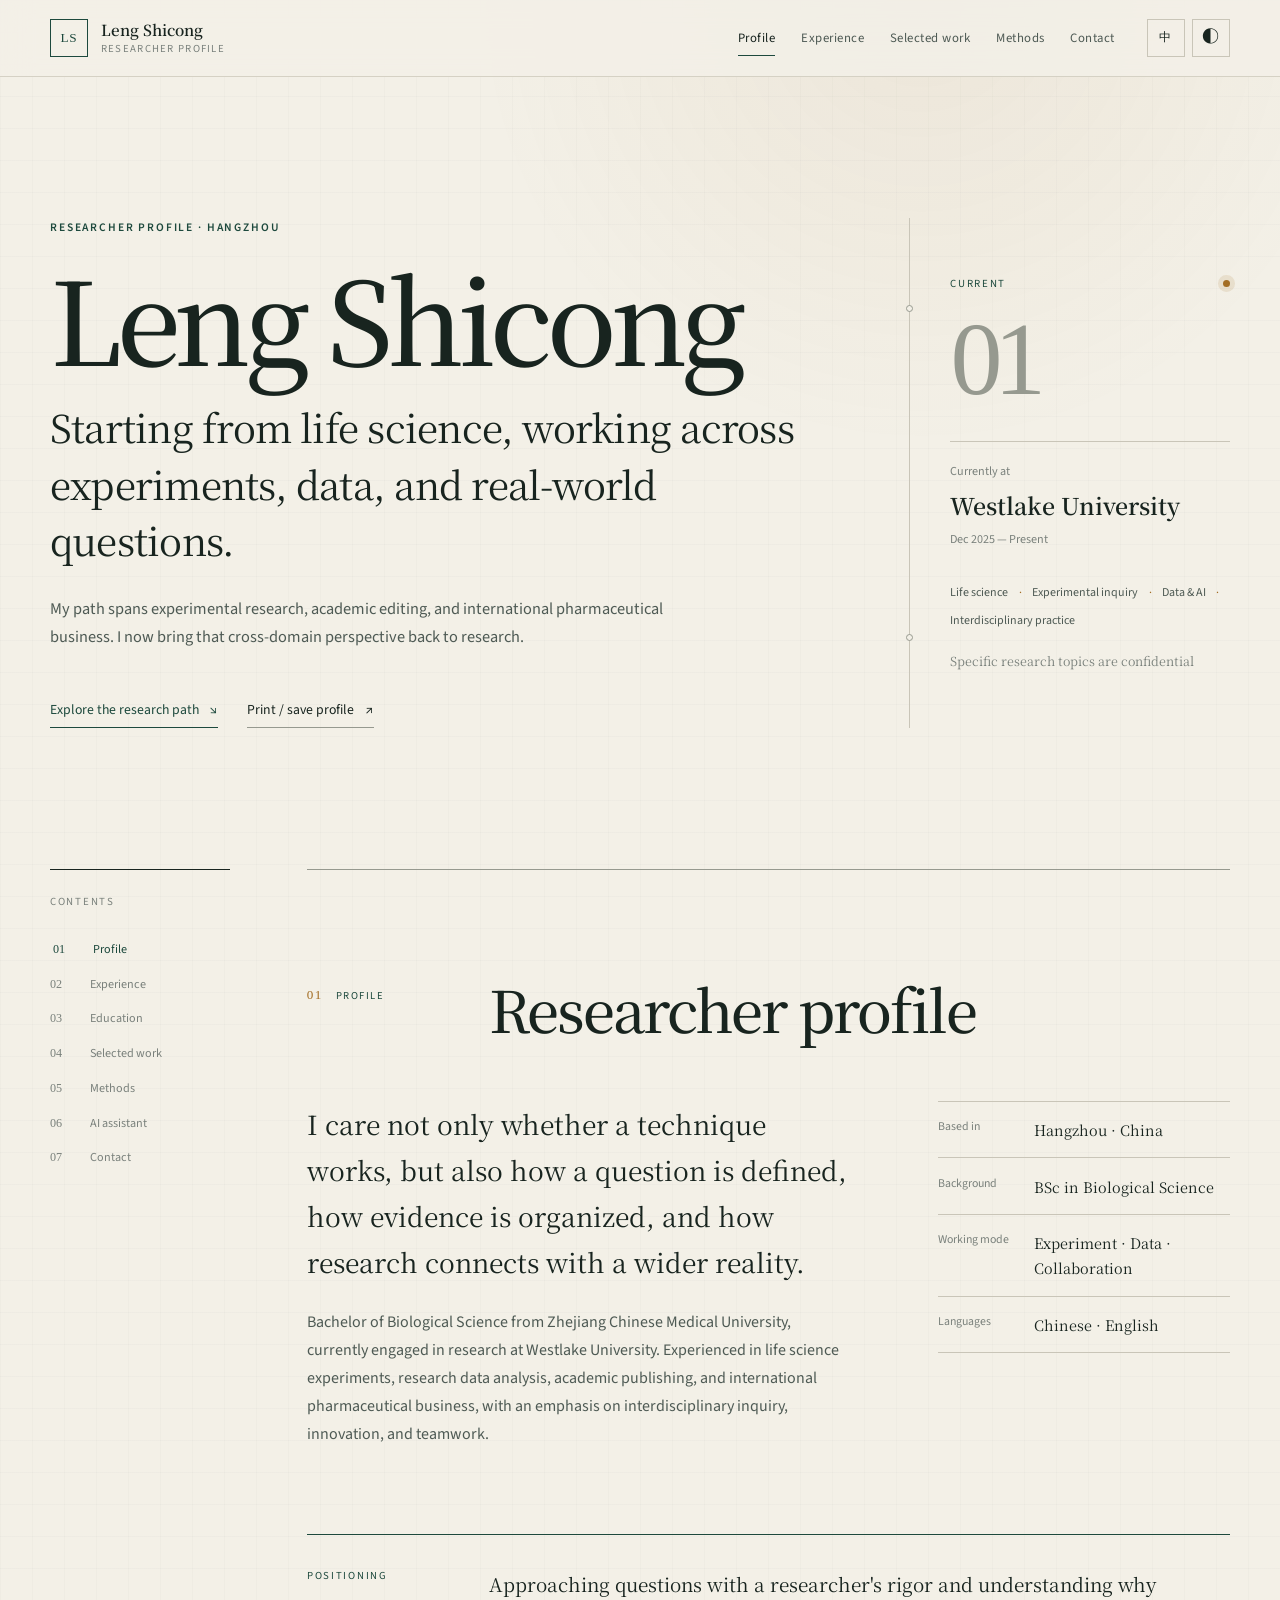
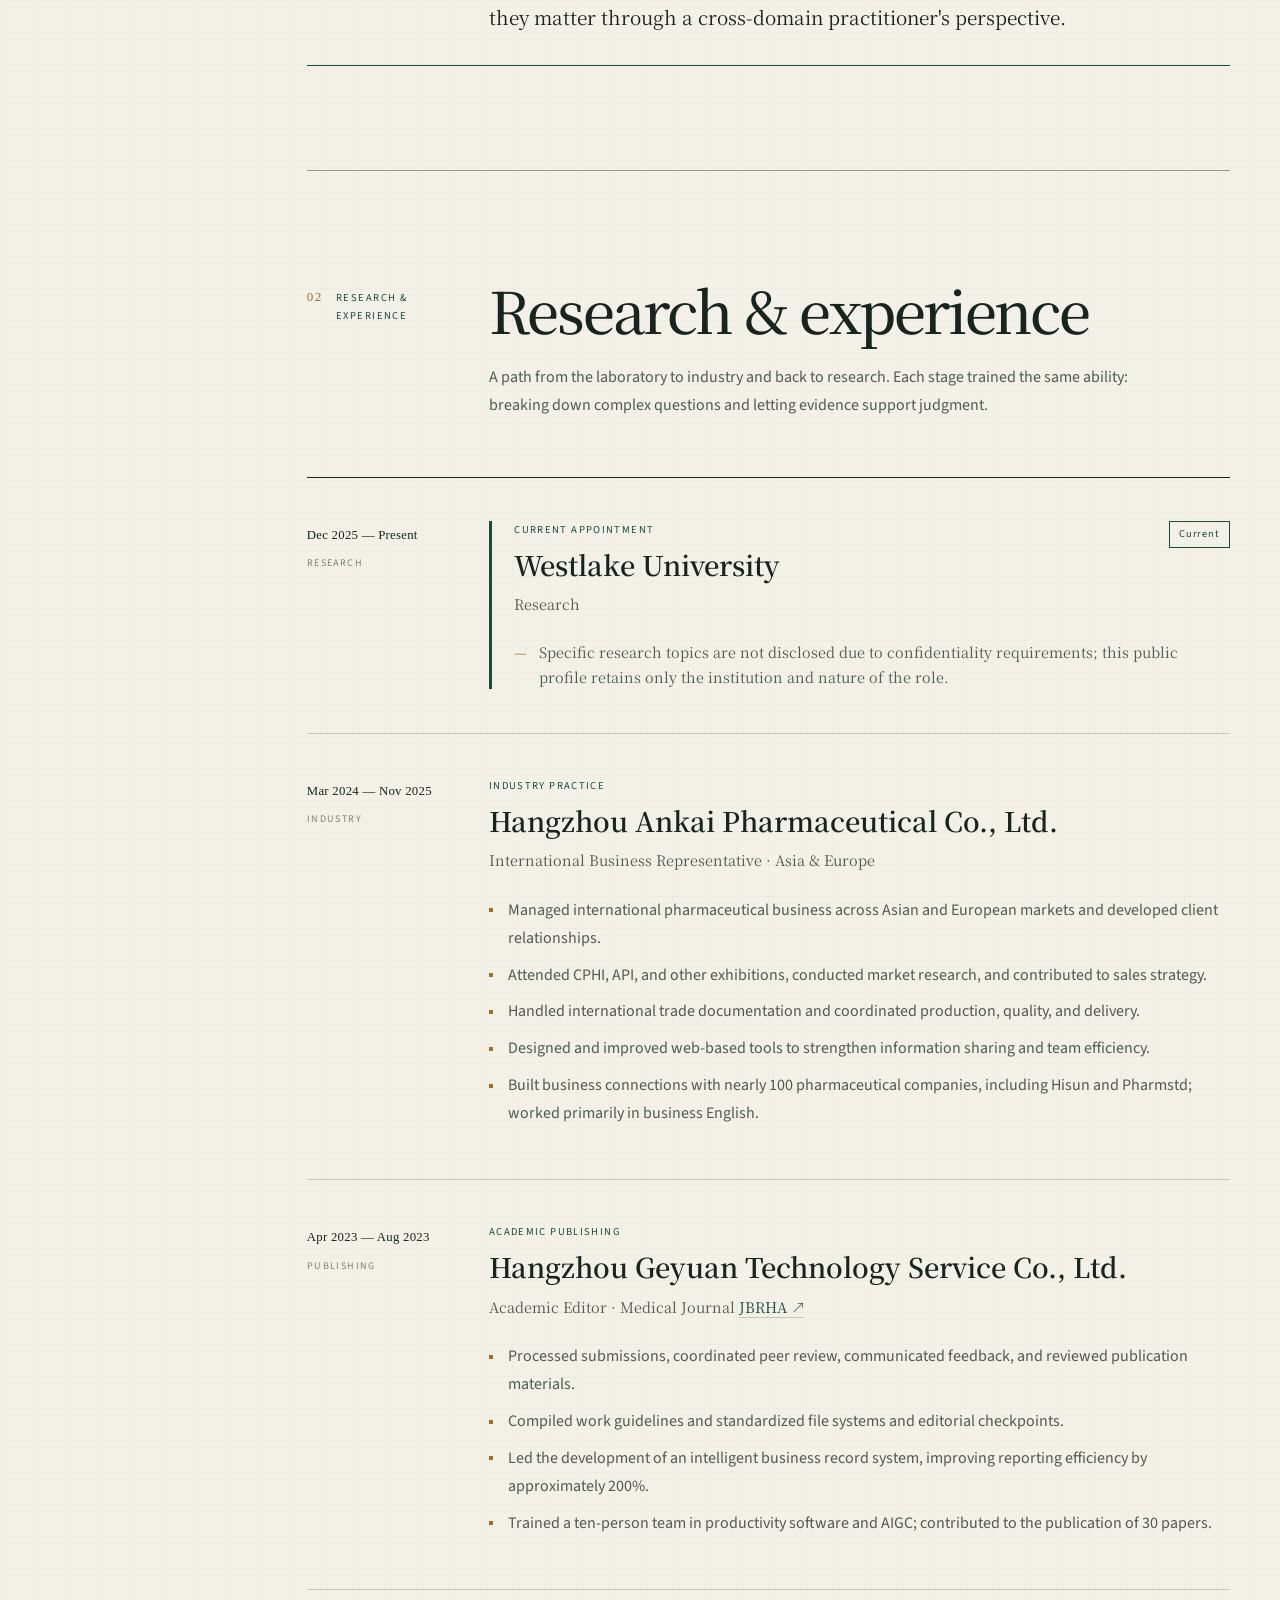
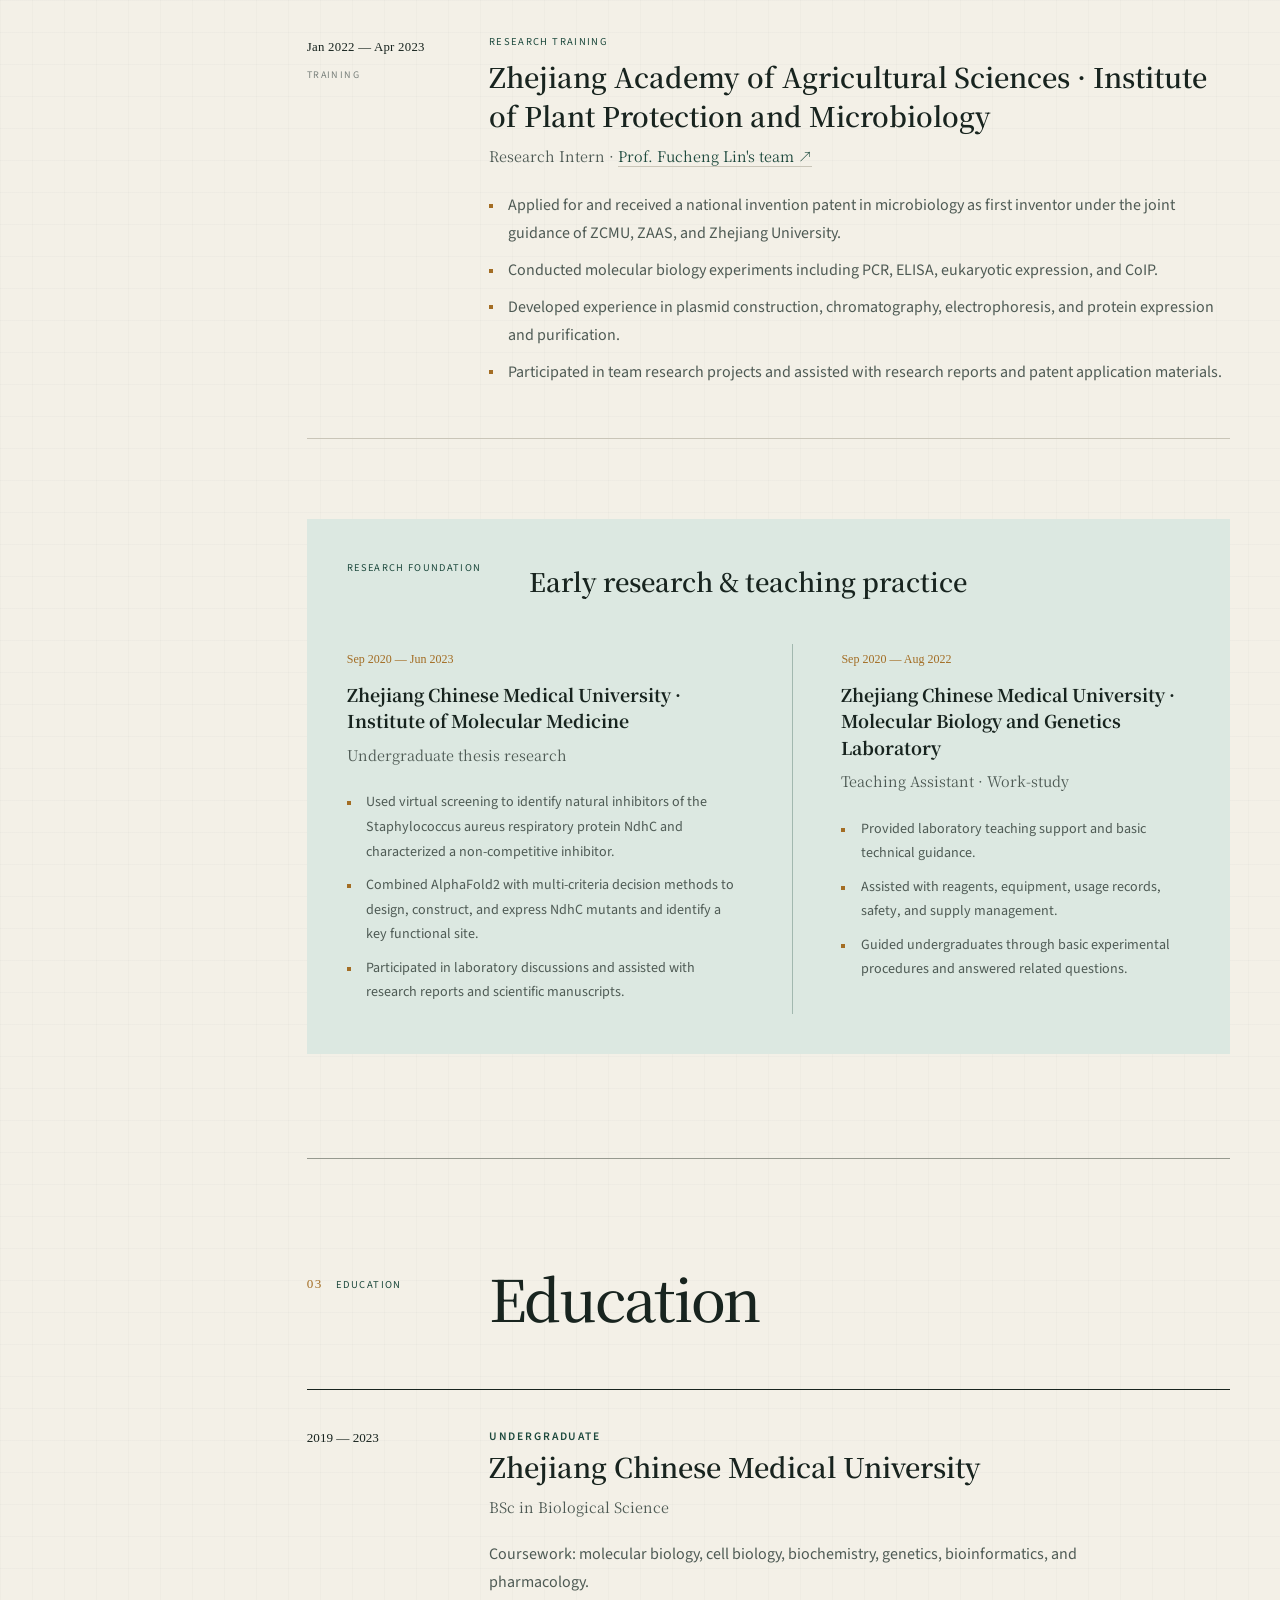
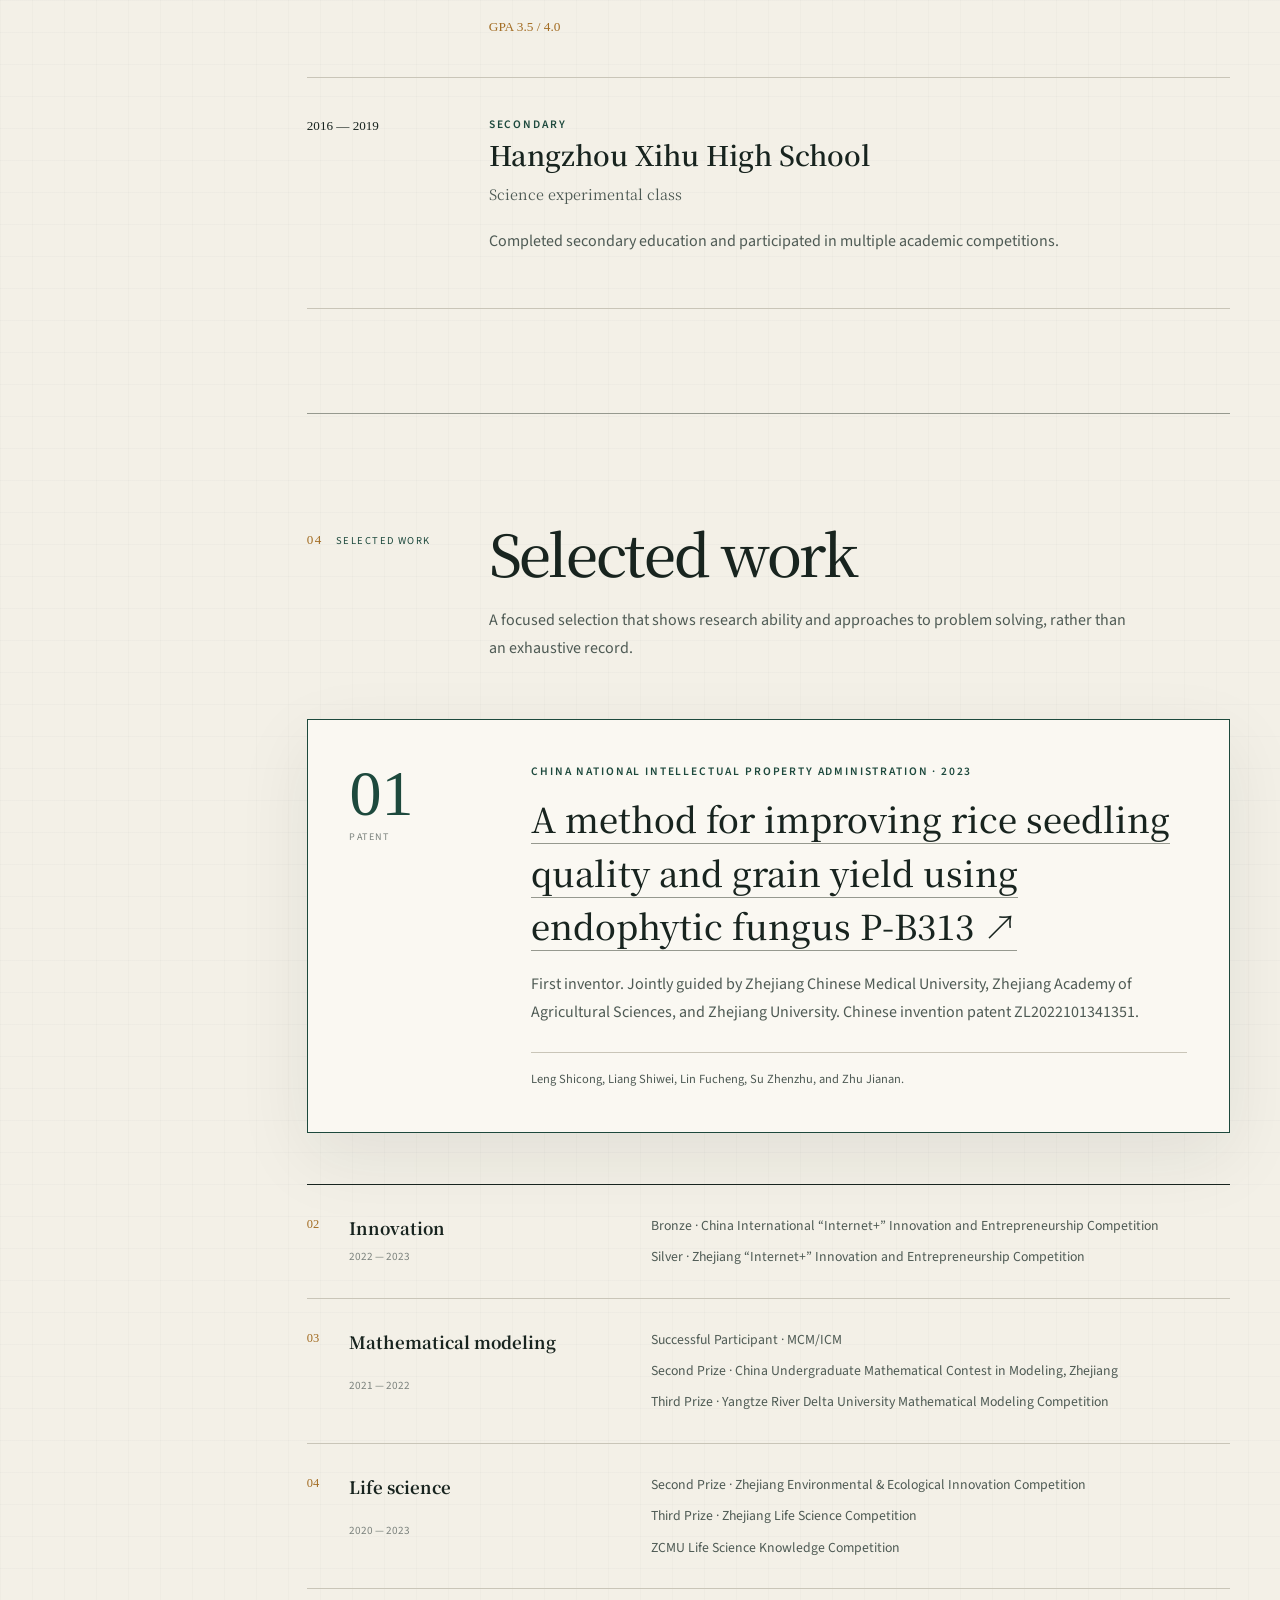
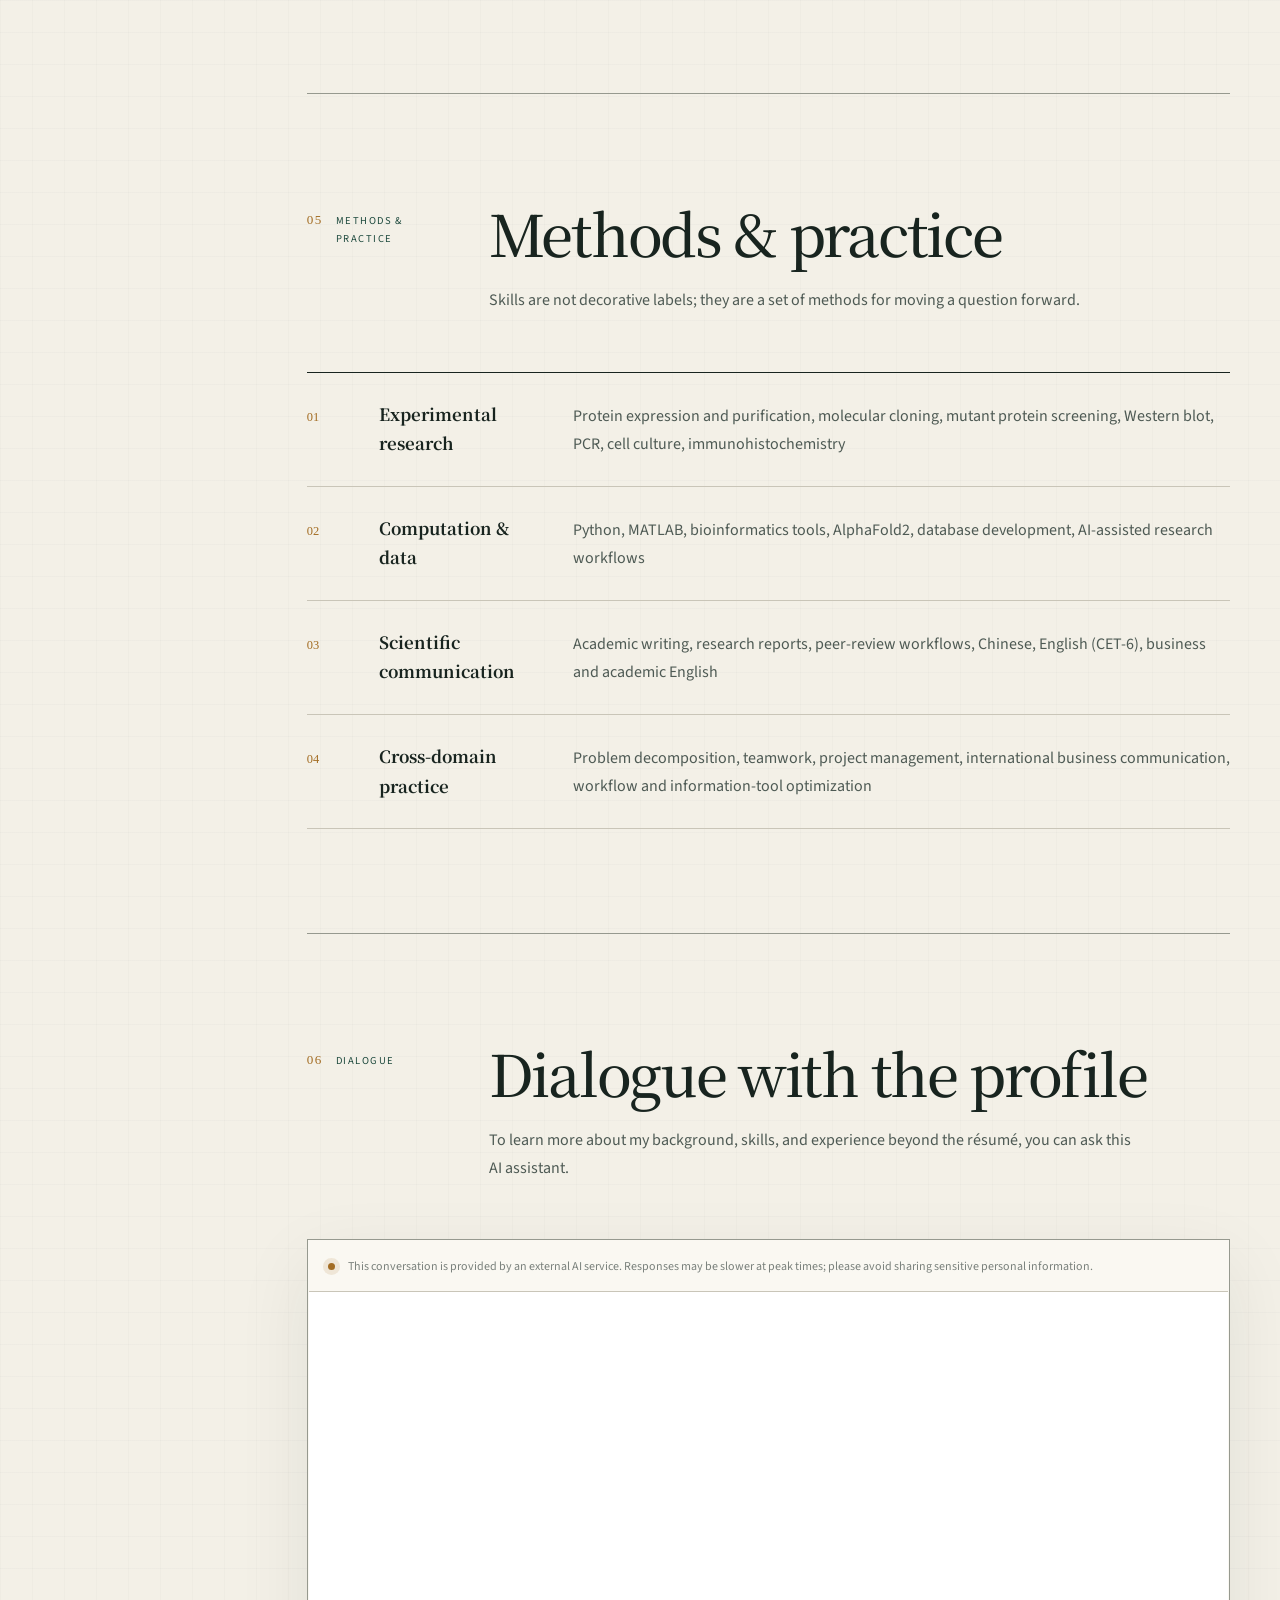
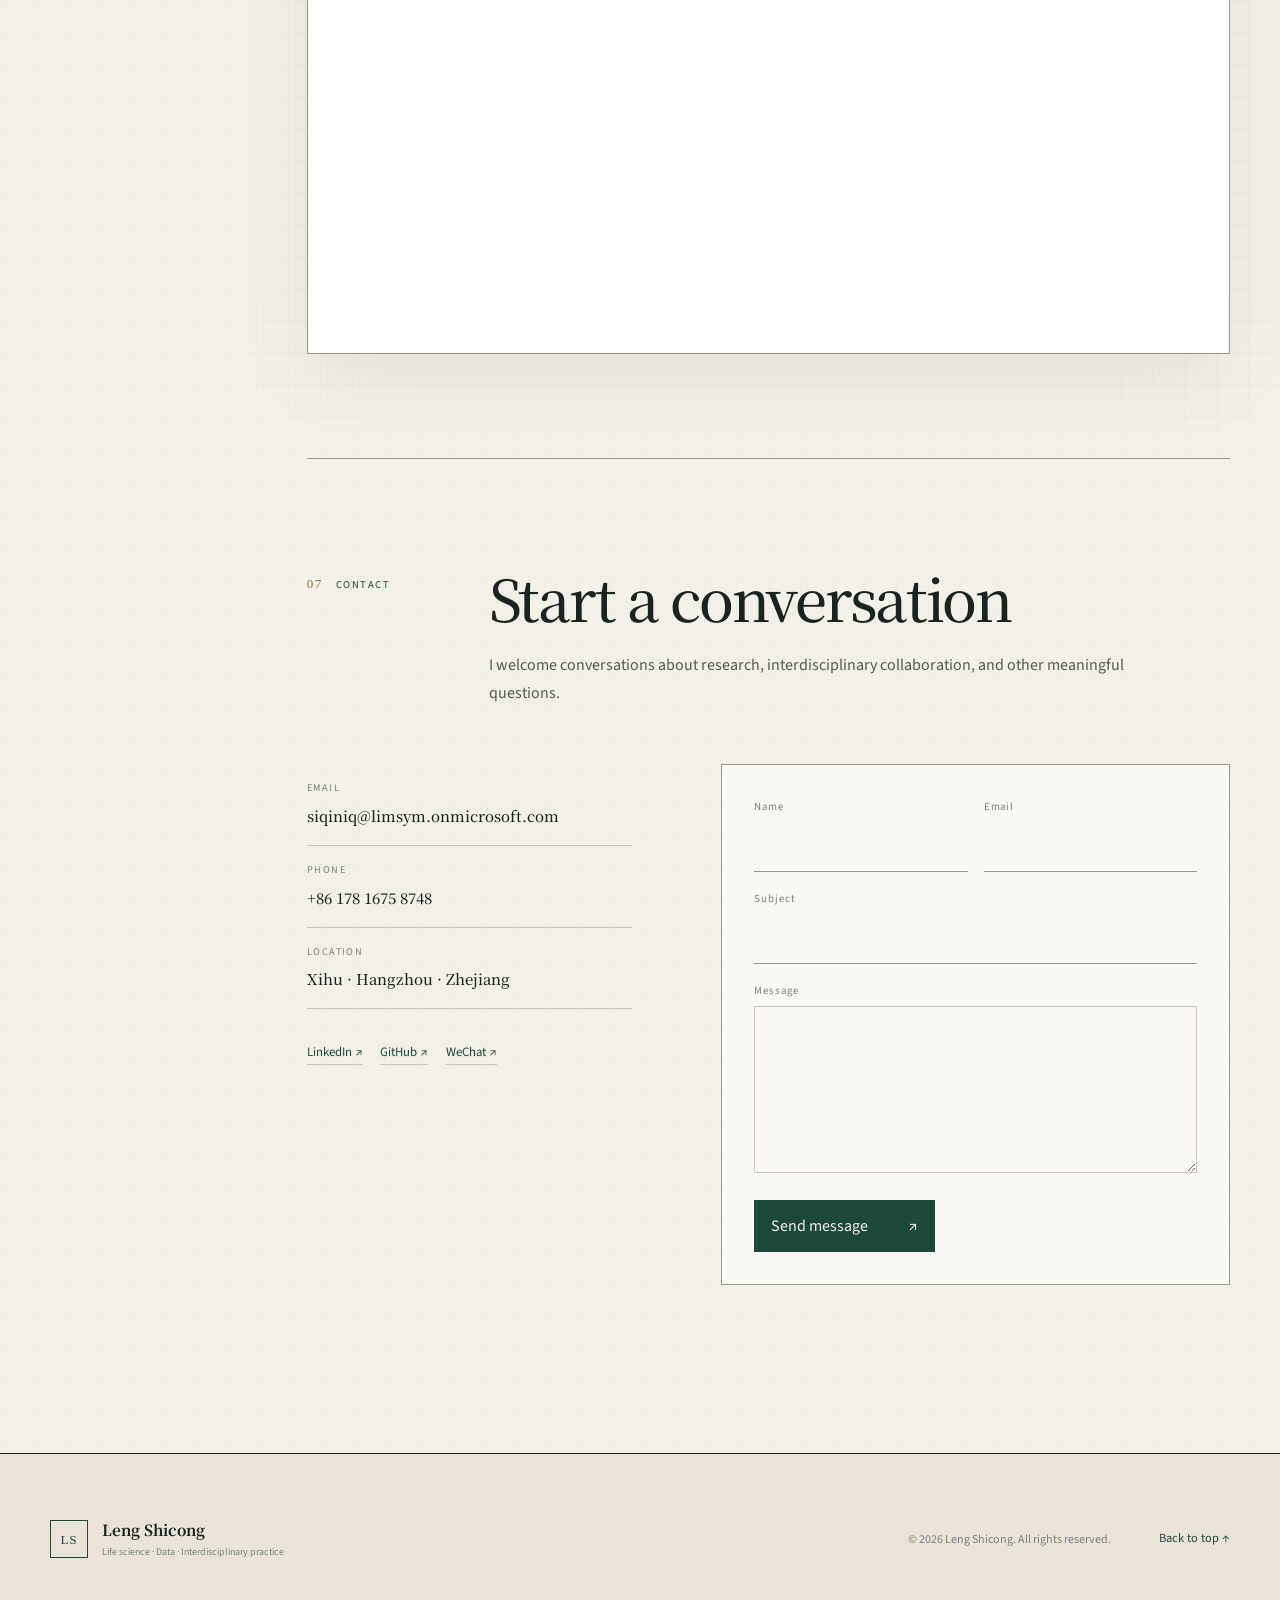
<file: index.html>
<!doctype html>
<html lang="zh-CN" data-theme="light">
<head>
  <meta charset="utf-8">
  <meta name="viewport" content="width=device-width, initial-scale=1">
  <title>冷世聪｜研究者档案</title>
  <meta name="description" content="冷世聪的个人研究者档案：生命科学、科研实践、数据分析与跨学科经历。">
  <meta name="keywords" content="冷世聪,研究者档案,生命科学,科研,数据分析,西湖大学,浙江中医药大学">
  <meta name="theme-color" content="#f3f0e7">
  <link rel="icon" href="data:image/svg+xml,%3Csvg xmlns='http://www.w3.org/2000/svg' viewBox='0 0 64 64'%3E%3Crect width='64' height='64' rx='8' fill='%231d493d'/%3E%3Ctext x='32' y='41' text-anchor='middle' font-size='26' font-family='serif' fill='%23f3f0e7'%3ELS%3C/text%3E%3C/svg%3E">
  <link rel="preconnect" href="https://fonts.googleapis.com">
  <link rel="preconnect" href="https://fonts.gstatic.com" crossorigin>
  <link href="https://fonts.googleapis.com/css2?family=Noto+Serif+SC:wght@400;500;600;700&family=Source+Sans+3:wght@400;500;600&display=swap" rel="stylesheet">
  <link rel="stylesheet" href="styles.css">
  <script src="language.js" defer></script>
</head>
<body>
  <a class="skip-link" href="#main" data-i18n="skip_to_content">跳到主要内容</a>
  <div class="progress" aria-hidden="true"><span id="progress-bar"></span></div>

  <header class="site-header" id="top">
    <div class="shell header-inner">
      <a class="brand" href="#top" aria-label="冷世聪主页">
        <span class="brand-mark">LS</span>
        <span class="brand-copy">
          <strong data-i18n="name">冷世聪</strong>
          <small data-i18n="brand_role">Researcher profile</small>
        </span>
      </a>
      <nav class="desktop-nav" aria-label="主要导航">
        <a href="#profile" data-i18n="nav_profile">档案</a>
        <a href="#experience" data-i18n="nav_experience">经历</a>
        <a href="#selected-work" data-i18n="nav_work">代表成果</a>
        <a href="#skills" data-i18n="nav_skills">能力</a>
        <a href="#contact" data-i18n="nav_contact">联系</a>
      </nav>
      <div class="header-actions">
        <button class="utility-button" id="language-toggle" type="button" aria-label="Switch to English"><span id="language-toggle-text">EN</span></button>
        <button class="utility-button theme-button" id="theme-toggle" type="button" aria-label="切换深色模式"><span class="theme-icon" aria-hidden="true">◐</span></button>
        <button class="menu-button" id="menu-toggle" type="button" aria-controls="mobile-nav" aria-expanded="false"><span></span><span></span><span class="sr-only" data-i18n="open_menu">打开导航</span></button>
      </div>
    </div>
    <nav class="mobile-nav" id="mobile-nav" aria-label="移动端导航" hidden>
      <a href="#profile" data-i18n="nav_profile">档案</a>
      <a href="#experience" data-i18n="nav_experience">经历</a>
      <a href="#education" data-i18n="nav_education">教育</a>
      <a href="#selected-work" data-i18n="nav_work">代表成果</a>
      <a href="#skills" data-i18n="nav_skills">能力</a>
      <a href="#ai-assistant" data-i18n="nav_assistant">AI 助手</a>
      <a href="#contact" data-i18n="nav_contact">联系</a>
    </nav>
  </header>

  <main id="main">
    <section class="hero shell" aria-labelledby="hero-title">
      <div class="hero-main reveal">
        <p class="eyebrow" data-i18n="hero_kicker">RESEARCHER PROFILE · HANGZHOU</p>
        <h1 id="hero-title" data-i18n="name">冷世聪</h1>
        <p class="hero-statement" data-i18n="hero_statement">从生命科学出发，在实验、数据与真实问题之间工作。</p>
        <p class="hero-intro" data-i18n="hero_intro">我的经历横跨实验研究、学术编辑与医药国际业务。现在，我把这种跨界经验带回研究现场。</p>
        <div class="hero-actions">
          <a class="text-link text-link--strong" href="#experience"><span data-i18n="explore_path">阅读研究路径</span><span aria-hidden="true">↘</span></a>
          <button class="text-link" type="button" id="print-resume"><span data-i18n="download_resume">打印 / 保存履历</span><span aria-hidden="true">↗</span></button>
        </div>
      </div>
      <aside class="hero-index reveal reveal-delay" aria-label="当前研究身份">
        <div class="index-topline"><span data-i18n="current_status">CURRENT</span><span class="status-dot"></span></div>
        <p class="index-number">01</p>
        <div class="index-block"><span data-i18n="current_institution_label">现工作于</span><strong data-i18n="company_westlake">西湖大学</strong><small data-i18n="date_westlake">2025.12 — 至今</small></div>
        <div class="index-themes"><span data-i18n="theme_life">生命科学</span><span data-i18n="theme_experiment">实验研究</span><span data-i18n="theme_data">数据与 AI</span><span data-i18n="theme_cross">跨学科实践</span></div>
        <p class="index-note" data-i18n="confidential_short">具体课题因保密要求不公开</p>
      </aside>
    </section>

    <div class="shell page-grid">
      <aside class="contents" aria-label="页面目录">
        <p data-i18n="contents_label">CONTENTS</p>
        <ol>
          <li><a href="#profile"><span>01</span><span data-i18n="nav_profile">档案</span></a></li>
          <li><a href="#experience"><span>02</span><span data-i18n="nav_experience">经历</span></a></li>
          <li><a href="#education"><span>03</span><span data-i18n="nav_education">教育</span></a></li>
          <li><a href="#selected-work"><span>04</span><span data-i18n="nav_work">代表成果</span></a></li>
          <li><a href="#skills"><span>05</span><span data-i18n="nav_skills">能力</span></a></li>
          <li><a href="#ai-assistant"><span>06</span><span data-i18n="nav_assistant">AI 助手</span></a></li>
          <li><a href="#contact"><span>07</span><span data-i18n="nav_contact">联系</span></a></li>
        </ol>
      </aside>

      <div class="document">
        <section class="profile section-block reveal" id="profile" aria-labelledby="profile-title">
          <header class="section-heading"><div><span>01</span><span data-i18n="section_profile_en">PROFILE</span></div><h2 id="profile-title" data-i18n="section_profile">研究者档案</h2></header>
          <div class="profile-grid">
            <div><p class="lead" data-i18n="profile_lead">我关注的不只是技术是否成立，也关心一个问题如何被定义、证据如何组织，以及研究如何与更广阔的现实发生联系。</p><p data-i18n="profile_body">浙江中医药大学生物科学学士，现于西湖大学从事研究工作。具有生命科学实验、科研数据分析、学术出版与医药国际业务经验，注重跨学科探索、创新与团队协作。</p></div>
            <dl class="fact-list">
              <div><dt data-i18n="fact_base">所在地</dt><dd data-i18n="location">中国 · 杭州</dd></div>
              <div><dt data-i18n="fact_degree">学术背景</dt><dd data-i18n="degree">生物科学学士</dd></div>
              <div><dt data-i18n="fact_mode">工作方式</dt><dd data-i18n="mode">实验 · 数据 · 协作</dd></div>
              <div><dt data-i18n="fact_languages">工作语言</dt><dd data-i18n="languages">中文 · 英语</dd></div>
            </dl>
          </div>
          <blockquote class="margin-thesis"><span data-i18n="positioning_label">POSITIONING</span><p data-i18n="positioning_text">以研究者的严谨理解问题，也以跨界实践者的视角理解问题为何重要。</p></blockquote>
        </section>

        <section class="section-block reveal" id="experience" aria-labelledby="experience-title">
          <header class="section-heading"><div><span>02</span><span data-i18n="section_experience_en">RESEARCH & EXPERIENCE</span></div><h2 id="experience-title" data-i18n="section_experience">研究与经历</h2><p data-i18n="experience_intro">一条从实验室走向产业，再回到研究现场的路径。不同阶段训练的是同一种能力：把复杂问题拆开，并让证据支持判断。</p></header>
          <div class="timeline">
            <article class="timeline-entry timeline-entry--current">
              <div class="timeline-date"><time data-i18n="date_westlake">2025.12 — 至今</time><span data-i18n="track_research">RESEARCH</span></div>
              <div class="timeline-body"><div class="entry-heading"><div><p data-i18n="current_role">CURRENT APPOINTMENT</p><h3 data-i18n="company_westlake">西湖大学</h3></div><span class="current-badge" data-i18n="current_badge">当前</span></div><p class="role" data-i18n="position_westlake">研究工作</p><p class="confidential-note"><span aria-hidden="true">—</span><span data-i18n="desc_westlake_confidential">具体研究课题因保密要求不公开；公开履历仅保留机构与工作性质。</span></p></div>
            </article>
            <article class="timeline-entry">
              <div class="timeline-date"><time data-i18n="date_ankai">2024.03 — 2025.11</time><span data-i18n="track_industry">INDUSTRY</span></div>
              <div class="timeline-body"><div class="entry-heading"><div><p data-i18n="industry_practice">INDUSTRY PRACTICE</p><h3 data-i18n="company_ankai">杭州安凯生物医药有限公司</h3></div></div><p class="role" data-i18n="position_ankai">国际业务员 · 亚洲、欧洲</p><ul class="evidence-list"><li data-i18n="desc_ankai_summary">负责亚欧地区医药国际贸易业务，开发和维护客户关系。</li><li data-i18n="desc_ankai_market">参加 CPHI、API 等国内外展会，开展市场调研并参与销售策略制定。</li><li data-i18n="desc_ankai_operations">处理国际贸易文件与流程，协调生产、质量和交付。</li><li data-i18n="desc_ankai_efficiency">设计和优化网络工具，推进信息共享与团队效率。</li><li data-i18n="desc_ankai_achievement">与海正药业、Pharmstd 等近百家药企建立业务联系；工作语言为商务英语。</li></ul></div>
            </article>
            <article class="timeline-entry">
              <div class="timeline-date"><time data-i18n="date_geyuan">2023.04 — 2023.08</time><span data-i18n="track_publishing">PUBLISHING</span></div>
              <div class="timeline-body"><div class="entry-heading"><div><p data-i18n="academic_publishing">ACADEMIC PUBLISHING</p><h3 data-i18n="company_geyuan">杭州格缘科技服务有限公司</h3></div></div><p class="role"><span data-i18n="position_geyuan">学术编辑 · 医学期刊</span> <a href="https://www.biolifesas.org/EN/home" target="_blank" rel="noopener">JBRHA ↗</a></p><ul class="evidence-list"><li data-i18n="desc_geyuan_summary">处理投稿、组织评审、反馈意见并审阅出版。</li><li data-i18n="desc_geyuan_sop">编撰工作指南，规范文件系统与审稿要点。</li><li data-i18n="desc_geyuan_optimization">牵头创建业务记录智能系统，将报表效率提升约 200%。</li><li data-i18n="desc_geyuan_training">为 10 人团队培训效率软件与 AIGC 使用；参与出版论文 30 篇。</li></ul></div>
            </article>
            <article class="timeline-entry">
              <div class="timeline-date"><time data-i18n="date_zaas">2022.01 — 2023.04</time><span data-i18n="track_training">TRAINING</span></div>
              <div class="timeline-body"><div class="entry-heading"><div><p data-i18n="research_training">RESEARCH TRAINING</p><h3 data-i18n="company_zaas">浙江省农业科学院 · 植物保护与微生物研究所</h3></div></div><p class="role"><span data-i18n="position_zaas">科研实习生</span> · <a href="https://www.zaas.ac.cn/home/page/homeWeb/snky/pc/person/alone/cont-person_w.html?rid=2841" target="_blank" rel="noopener" data-i18n="lin_team">林福呈教授团队 ↗</a></p><ul class="evidence-list"><li data-i18n="desc_zaas_patent">在浙中医大、浙农科院和浙江大学指导下，以第一发明人申请并获授权一项微生物方向国家发明专利。</li><li data-i18n="desc_zaas_skills">开展 PCR、ELISA、真核表达与 CoIP 等分子生物学实验。</li><li data-i18n="desc_zaas_protein">积累质粒构建、色谱分离、电泳分析及蛋白质表达与纯化经验。</li><li data-i18n="desc_zaas_team">参与团队科研项目，协助撰写研究报告和专利申请材料。</li></ul></div>
            </article>
          </div>
          <div class="foundation" aria-labelledby="foundation-title">
            <div class="foundation-heading"><span data-i18n="foundation_label">RESEARCH FOUNDATION</span><h3 id="foundation-title" data-i18n="foundation_title">早期研究与教学实践</h3></div>
            <div class="foundation-grid">
              <article><time data-i18n="project_date_molecular">2020.09 — 2023.06</time><h4 data-i18n="project_title_molecular">浙江中医药大学 · 分子医学研究所</h4><p class="role" data-i18n="project_position_molecular">本科毕业研究</p><ul class="evidence-list compact"><li data-i18n="project_desc_molecular_1">通过虚拟筛选发现多种金黄色葡萄球菌呼吸蛋白 NdhC 的天然抑制剂，并鉴定一种反竞争性抑制剂。</li><li data-i18n="project_desc_molecular_2">结合 AlphaFold2 与多准则决策方法设计、构建和表达 NdhC 突变体，识别关键功能位点。</li><li data-i18n="project_desc_molecular_3">参与实验室学术讨论，协助撰写研究报告与科研论文。</li></ul></article>
              <article><time data-i18n="project_date_lab">2020.09 — 2022.08</time><h4 data-i18n="project_title_lab">浙江中医药大学 · 分子生物学和遗传学实验室</h4><p class="role" data-i18n="project_position_lab">教学助理（勤工助学）</p><ul class="evidence-list compact"><li data-i18n="project_desc_lab_1">提供实验教学支持与基础技术指导。</li><li data-i18n="project_desc_lab_2">协助管理试剂、仪器和使用记录，关注实验室安全与供应。</li><li data-i18n="project_desc_lab_3">指导本科生基础实验操作并解答相关问题。</li></ul></article>
            </div>
          </div>
        </section>

        <section class="section-block reveal" id="education" aria-labelledby="education-title">
          <header class="section-heading"><div><span>03</span><span data-i18n="section_education_en">EDUCATION</span></div><h2 id="education-title" data-i18n="section_education">教育背景</h2></header>
          <div class="education-list">
            <article><time>2019 — 2023</time><div><p class="institution-type" data-i18n="undergraduate">UNDERGRADUATE</p><h3 data-i18n="university">浙江中医药大学</h3><p class="role" data-i18n="university_degree">生物科学学士</p><p data-i18n="university_courses">主修：分子生物学、细胞生物学、生物化学、遗传学、生物信息学与药理学。</p><small>GPA 3.5 / 4.0</small></div></article>
            <article><time>2016 — 2019</time><div><p class="institution-type" data-i18n="secondary">SECONDARY</p><h3 data-i18n="high_school">杭州市西湖高级中学</h3><p class="role" data-i18n="high_school_type">理科实验班</p><p data-i18n="high_school_desc">完成高中阶段学习，并参与多项学科竞赛。</p></div></article>
          </div>
        </section>

        <section class="section-block reveal" id="selected-work" aria-labelledby="work-title">
          <header class="section-heading"><div><span>04</span><span data-i18n="section_work_en">SELECTED WORK</span></div><h2 id="work-title" data-i18n="section_work">代表成果</h2><p data-i18n="work_intro">选择能够说明研究能力与问题解决方式的成果，而不是罗列全部记录。</p></header>
          <article class="featured-work"><div class="work-index"><span>01</span><small data-i18n="patent_label">PATENT</small></div><div class="work-copy"><p class="institution-type" data-i18n="patent_org">国家知识产权局 · 2023</p><h3><a href="http://www.cab.zju.edu.cn/swjs/2017/0914/c7264a639117/page.htm" target="_blank" rel="noopener" data-i18n="patent_title">一种利用内生真菌 P-B313 提高水稻种苗素质和谷粒产量的方法 ↗</a></h3><p data-i18n="patent_summary">第一发明人。由浙江中医药大学、浙江省农业科学院和浙江大学联合指导，国家发明专利 ZL2022101341351。</p><p class="citation" data-i18n="patent_citation">冷世聪，梁世伟，林福呈，苏珍珠，朱加楠。</p></div></article>
          <div class="award-ledger">
            <article><header><span>02</span><h3 data-i18n="award_innovation">创新创业</h3><time>2022 — 2023</time></header><ul><li data-i18n="award_innovation_1">中国国际“互联网+”大学生创新创业大赛铜奖</li><li data-i18n="award_innovation_2">浙江省国际“互联网+”大学生创新创业大赛银奖</li></ul></article>
            <article><header><span>03</span><h3 data-i18n="award_math">数学建模</h3><time>2021 — 2022</time></header><ul><li data-i18n="award_math_1">美国大学生数学建模竞赛 MCM/ICM · S 奖</li><li data-i18n="award_math_2">全国大学生数学建模竞赛浙江赛区 · 二等奖</li><li data-i18n="award_math_3">长三角高校大学生数学建模竞赛 · 三等奖</li></ul></article>
            <article><header><span>04</span><h3 data-i18n="award_life">生命科学</h3><time>2020 — 2023</time></header><ul><li data-i18n="award_life_1">浙江省大学生环境生态科技创新大赛 · 二等奖</li><li data-i18n="award_life_2">浙江省大学生生命科学竞赛 · 三等奖</li><li data-i18n="award_life_3">浙江中医药大学生命科学知识竞赛</li></ul></article>
          </div>
        </section>

        <section class="section-block reveal" id="skills" aria-labelledby="skills-title">
          <header class="section-heading"><div><span>05</span><span data-i18n="section_skills_en">METHODS & PRACTICE</span></div><h2 id="skills-title" data-i18n="section_skills">方法与实践</h2><p data-i18n="skills_intro">能力不是装饰性的标签，而是把问题推进到下一步的方法集合。</p></header>
          <div class="skills-ledger">
            <article><span class="skill-number">01</span><h3 data-i18n="skill_lab_title">实验研究</h3><p data-i18n="skill_lab">蛋白质表达与纯化、分子克隆、突变蛋白筛选、Western Blot、PCR、细胞培养、免疫组化</p></article>
            <article><span class="skill-number">02</span><h3 data-i18n="skill_data_title">计算与数据</h3><p data-i18n="skill_data">Python、MATLAB、生物信息学工具、AlphaFold2、数据库开发、AI 辅助研究工作流</p></article>
            <article><span class="skill-number">03</span><h3 data-i18n="skill_communication_title">科学沟通</h3><p data-i18n="skill_communication">学术写作、研究报告、同行评审流程、中文、英语（CET-6）、商务与学术英语</p></article>
            <article><span class="skill-number">04</span><h3 data-i18n="skill_practice_title">跨界实践</h3><p data-i18n="skill_practice">问题拆解、团队协作、项目管理、国际业务沟通、流程与信息工具优化</p></article>
          </div>
        </section>

        <section class="section-block reveal" id="ai-assistant" aria-labelledby="assistant-title">
          <header class="section-heading"><div><span>06</span><span data-i18n="section_assistant_en">DIALOGUE</span></div><h2 id="assistant-title" data-i18n="section_assistant">与档案对话</h2><p data-i18n="assistant_intro">如果你想从履历之外了解我的背景、技能与经历，可以向这个 AI 助手提问。</p></header>
          <div class="assistant-frame"><div class="assistant-note"><span class="status-dot"></span><p data-i18n="assistant_note">对话由外部 AI 服务提供。高峰期响应可能较慢，请避免发送敏感个人信息。</p></div><iframe src="https://udify.app/chatbot/44nOo22lcuL2qL91" title="冷世聪个人档案 AI 助手" allow="microphone"></iframe></div>
        </section>

        <section class="section-block contact-section reveal" id="contact" aria-labelledby="contact-title">
          <header class="section-heading"><div><span>07</span><span data-i18n="section_contact_en">CONTACT</span></div><h2 id="contact-title" data-i18n="section_contact">建立联系</h2><p data-i18n="contact_intro">欢迎围绕研究、跨学科协作或其他有意义的问题与我交流。</p></header>
          <div class="contact-grid">
            <div class="contact-details">
              <a href="mailto:siqiniq@limsym.onmicrosoft.com"><span data-i18n="email_label">EMAIL</span><strong>siqiniq@limsym.onmicrosoft.com</strong></a>
              <a href="tel:+8617816758748"><span data-i18n="phone_label">PHONE</span><strong>+86 178 1675 8748</strong></a>
              <div><span data-i18n="location_label">LOCATION</span><strong data-i18n="location_full">浙江 · 杭州 · 西湖区</strong></div>
              <div class="social-links"><a href="https://www.linkedin.com/in/leng-shicong" target="_blank" rel="noopener">LinkedIn ↗</a><a href="https://github.com/Limsym" target="_blank" rel="noopener">GitHub ↗</a><a href="https://img.picui.cn/free/2025/03/15/67d551257302b.webp" target="_blank" rel="noopener" data-i18n="wechat_link">微信 ↗</a></div>
            </div>
            <form id="contact-form" action="https://formsubmit.co/siqiniq@limsym.onmicrosoft.com" method="post">
              <input type="hidden" name="_subject" value="个人主页的新消息" data-i18n-value="form_mail_subject"><input type="hidden" name="_captcha" value="false"><input type="hidden" name="_template" value="table"><input type="hidden" name="_autoresponse" value="感谢您的留言，我会尽快回复。" data-i18n-value="form_autoresponse">
              <div class="form-row"><label><span data-i18n="form_name">姓名</span><input type="text" name="name" required autocomplete="name"></label><label><span data-i18n="form_email">邮箱</span><input type="email" name="email" required autocomplete="email"></label></div>
              <label><span data-i18n="form_subject">主题</span><input type="text" name="subject"></label><label><span data-i18n="form_message">消息</span><textarea name="message" rows="5" required></textarea></label>
              <div class="form-footer"><button type="submit"><span data-i18n="form_submit">发送消息</span><span aria-hidden="true">↗</span></button><p id="form-status" role="status" aria-live="polite"></p></div>
            </form>
          </div>
        </section>
      </div>
    </div>
  </main>

  <footer class="site-footer"><div class="shell footer-inner"><div><span class="brand-mark">LS</span><p><strong data-i18n="name">冷世聪</strong><small data-i18n="footer_tagline">生命科学 · 数据 · 跨学科实践</small></p></div><p data-i18n="copyright">© 2026 冷世聪。保留所有权利。</p><a href="#top"><span data-i18n="back_to_top">回到顶部</span> ↑</a></div></footer>
</body>
</html>
</file>
<file: styles.css>
:root {
  --paper: #f3f0e7;
  --paper-deep: #e9e4d7;
  --surface: #faf8f2;
  --ink: #18241f;
  --ink-soft: #4e5a54;
  --ink-faint: #7a817c;
  --rule: #c9c5b8;
  --rule-strong: #96998f;
  --green: #1d493d;
  --green-light: #dce8e1;
  --gold: #a36d24;
  --serif: "Noto Serif SC", "Source Han Serif SC", "Songti SC", SimSun, serif;
  --sans: "Source Sans 3", "Noto Sans SC", "Microsoft YaHei", sans-serif;
  --shadow: 0 24px 70px rgba(31, 42, 36, .08);
}

html[data-theme="dark"] {
  --paper: #111815;
  --paper-deep: #18211d;
  --surface: #19231f;
  --ink: #edf0e9;
  --ink-soft: #bbc3bd;
  --ink-faint: #8c9991;
  --rule: #34433c;
  --rule-strong: #617168;
  --green: #8fc2ae;
  --green-light: #243d34;
  --gold: #d5a761;
  --shadow: 0 24px 70px rgba(0, 0, 0, .24);
}

*, *::before, *::after { box-sizing: border-box; }
html { scroll-behavior: smooth; scroll-padding-top: 6rem; }
body {
  margin: 0;
  color: var(--ink);
  background:
    linear-gradient(rgba(47, 65, 57, .025) 1px, transparent 1px),
    linear-gradient(90deg, rgba(47, 65, 57, .02) 1px, transparent 1px),
    var(--paper);
  background-size: 32px 32px;
  font-family: var(--sans);
  font-size: 16px;
  line-height: 1.75;
  -webkit-font-smoothing: antialiased;
  overflow-x: clip;
  transition: color .25s ease, background-color .25s ease;
}
body::before { content: ""; position: fixed; inset: 0; z-index: -1; pointer-events: none; background: radial-gradient(circle at 72% 0%, rgba(163, 109, 36, .07), transparent 28rem); }
a { color: inherit; text-decoration: none; }
button, input, textarea { font: inherit; }
button { color: inherit; }
img { max-width: 100%; }
::selection { background: var(--green); color: var(--paper); }

.shell { width: min(1180px, calc(100% - 48px)); margin-inline: auto; }
.sr-only { position: absolute; width: 1px; height: 1px; padding: 0; margin: -1px; overflow: hidden; clip: rect(0, 0, 0, 0); white-space: nowrap; border: 0; }
.skip-link { position: fixed; left: 1rem; top: -5rem; z-index: 200; background: var(--ink); color: var(--paper); padding: .65rem 1rem; }
.skip-link:focus { top: 1rem; }
:focus-visible { outline: 2px solid var(--gold); outline-offset: 4px; }
.progress { position: fixed; z-index: 110; top: 0; left: 0; right: 0; height: 2px; }
.progress span { display: block; width: 0; height: 100%; background: var(--gold); }

.site-header { position: sticky; top: 0; z-index: 100; border-bottom: 1px solid color-mix(in srgb, var(--rule) 72%, transparent); background: color-mix(in srgb, var(--paper) 88%, transparent); backdrop-filter: blur(16px); }
.header-inner { min-height: 76px; display: flex; align-items: center; justify-content: space-between; gap: 2rem; }
.brand { display: inline-flex; align-items: center; gap: .8rem; min-width: max-content; }
.brand-mark { width: 38px; aspect-ratio: 1; display: grid; place-items: center; border: 1px solid var(--green); color: var(--green); font-family: Georgia, serif; font-size: .83rem; letter-spacing: .06em; }
.brand-copy { display: flex; flex-direction: column; line-height: 1.15; }
.brand-copy strong { font-family: var(--serif); font-size: .95rem; font-weight: 600; }
.brand-copy small { margin-top: .27rem; color: var(--ink-faint); font-size: .67rem; letter-spacing: .12em; text-transform: uppercase; }
.desktop-nav { display: flex; align-items: center; gap: 1.6rem; margin-left: auto; }
.desktop-nav a { position: relative; color: var(--ink-soft); font-size: .8rem; letter-spacing: .04em; }
.desktop-nav a::after { content: ""; position: absolute; left: 0; right: 100%; bottom: -.45rem; height: 1px; background: var(--green); transition: right .2s ease; }
.desktop-nav a:hover::after, .desktop-nav a.active::after { right: 0; }
.desktop-nav a.active { color: var(--ink); }
.header-actions { display: flex; align-items: center; gap: .45rem; }
.utility-button, .menu-button { border: 1px solid var(--rule); background: transparent; cursor: pointer; }
.utility-button { width: 38px; height: 38px; font-size: .72rem; letter-spacing: .08em; }
.utility-button:hover { background: var(--surface); border-color: var(--rule-strong); }
.theme-icon { font-size: 1.05rem; }
.menu-button { display: none; width: 40px; height: 38px; padding: 0 10px; }
.menu-button > span:not(.sr-only) { display: block; height: 1px; margin: 6px 0; background: var(--ink); transition: transform .2s ease; }
.mobile-nav { border-bottom: 1px solid var(--rule); background: var(--surface); padding: 1rem 24px 1.5rem; }
.mobile-nav a { display: flex; justify-content: space-between; padding: .7rem 0; border-bottom: 1px solid var(--rule); font-family: var(--serif); }

.hero { min-height: 680px; display: grid; grid-template-columns: minmax(0, 1.7fr) minmax(280px, .72fr); align-items: center; gap: clamp(3rem, 8vw, 8rem); padding-block: clamp(5rem, 11vw, 9rem); }
.eyebrow, .institution-type { margin: 0; color: var(--green); font-size: .72rem; font-weight: 600; letter-spacing: .16em; text-transform: uppercase; }
.hero h1 { margin: 1.4rem 0 .4rem; font-family: var(--serif); font-size: clamp(4.1rem, 9vw, 8.2rem); font-weight: 500; line-height: .98; letter-spacing: -.055em; }
.hero-statement { max-width: 760px; margin: 1.6rem 0 0; font-family: var(--serif); font-size: clamp(1.5rem, 3vw, 2.45rem); line-height: 1.48; letter-spacing: -.02em; }
.hero-intro { max-width: 650px; margin: 1.6rem 0 0; color: var(--ink-soft); font-size: 1.02rem; }
.hero-actions { display: flex; flex-wrap: wrap; gap: 1.8rem; margin-top: 2.5rem; }
.text-link { display: inline-flex; align-items: center; gap: .65rem; padding: .35rem 0; border: 0; border-bottom: 1px solid var(--rule-strong); background: transparent; cursor: pointer; font-size: .86rem; }
.text-link--strong { color: var(--green); border-color: var(--green); }
.text-link:hover { color: var(--gold); border-color: var(--gold); }
.hero-index { position: relative; align-self: stretch; display: flex; flex-direction: column; justify-content: center; padding: 3rem 0 3rem 2.5rem; border-left: 1px solid var(--rule); }
.hero-index::before, .hero-index::after { content: ""; position: absolute; left: -4px; width: 7px; height: 7px; border: 1px solid var(--rule-strong); border-radius: 50%; background: var(--paper); }
.hero-index::before { top: 17%; }
.hero-index::after { bottom: 17%; }
.index-topline { display: flex; align-items: center; justify-content: space-between; color: var(--green); font-size: .68rem; letter-spacing: .15em; }
.status-dot { display: inline-block; width: 7px; height: 7px; border-radius: 50%; background: var(--gold); box-shadow: 0 0 0 5px color-mix(in srgb, var(--gold) 13%, transparent); }
.index-number { margin: 1.2rem 0 2.2rem; color: var(--rule-strong); font-family: Georgia, serif; font-size: 6.5rem; font-weight: 400; line-height: .9; letter-spacing: -.08em; }
.index-block { display: flex; flex-direction: column; border-top: 1px solid var(--rule); padding-top: 1.2rem; }
.index-block > span, .index-block small { color: var(--ink-faint); font-size: .76rem; }
.index-block strong { margin: .2rem 0; font-family: var(--serif); font-size: 1.45rem; font-weight: 600; }
.index-themes { display: flex; flex-wrap: wrap; gap: .45rem .65rem; margin-top: 2rem; }
.index-themes span { color: var(--ink-soft); font-size: .75rem; }
.index-themes span:not(:last-child)::after { content: "·"; margin-left: .65rem; color: var(--gold); }
.index-note { margin: 1.2rem 0 0; color: var(--ink-faint); font-family: var(--serif); font-size: .78rem; }

.page-grid { display: grid; grid-template-columns: 180px minmax(0, 1fr); gap: clamp(2rem, 6vw, 6rem); align-items: start; }
.contents { position: sticky; top: 7rem; padding: 1.4rem 0; border-top: 1px solid var(--ink); }
.contents > p { margin: 0 0 1.3rem; color: var(--ink-faint); font-size: .68rem; letter-spacing: .16em; }
.contents ol { list-style: none; margin: 0; padding: 0; }
.contents a { display: grid; grid-template-columns: 2rem 1fr; gap: .5rem; padding: .42rem 0; color: var(--ink-faint); font-size: .76rem; transition: color .2s ease, transform .2s ease; }
.contents a span:first-child { font-family: Georgia, serif; }
.contents a:hover, .contents a.active { color: var(--green); transform: translateX(3px); }
.document { min-width: 0; }
.section-block { padding: 6.5rem 0; border-top: 1px solid var(--rule-strong); }
.section-heading { display: grid; grid-template-columns: 150px minmax(0, 1fr); column-gap: 2rem; margin-bottom: 3.6rem; }
.section-heading > div { display: flex; align-items: baseline; gap: .8rem; padding-top: .65rem; color: var(--green); font-size: .66rem; letter-spacing: .14em; }
.section-heading > div span:first-child { color: var(--gold); font-family: Georgia, serif; font-size: .82rem; }
.section-heading h2 { margin: 0; font-family: var(--serif); font-size: clamp(2.1rem, 4.5vw, 3.8rem); font-weight: 500; line-height: 1.2; letter-spacing: -.04em; }
.section-heading > p { grid-column: 2; max-width: 650px; margin: 1.15rem 0 0; color: var(--ink-soft); }
.profile-grid { display: grid; grid-template-columns: minmax(0, 1.3fr) minmax(230px, .7fr); gap: clamp(2rem, 7vw, 6rem); }
.profile-grid p { margin: 0 0 1.4rem; color: var(--ink-soft); }
.profile-grid .lead { color: var(--ink); font-family: var(--serif); font-size: clamp(1.25rem, 2.1vw, 1.65rem); line-height: 1.75; }
.fact-list { margin: 0; border-top: 1px solid var(--rule); }
.fact-list div { display: grid; grid-template-columns: 5rem 1fr; gap: 1rem; padding: .95rem 0; border-bottom: 1px solid var(--rule); }
.fact-list dt { color: var(--ink-faint); font-size: .74rem; }
.fact-list dd { margin: 0; font-family: var(--serif); font-size: .9rem; }
.margin-thesis { display: grid; grid-template-columns: 150px 1fr; gap: 2rem; margin: 4rem 0 0; padding: 2rem 0; border-top: 1px solid var(--green); border-bottom: 1px solid var(--green); }
.margin-thesis span { color: var(--green); font-size: .67rem; letter-spacing: .16em; }
.margin-thesis p { max-width: 690px; margin: 0; font-family: var(--serif); font-size: 1.18rem; }

.timeline { border-top: 1px solid var(--ink); }
.timeline-entry { display: grid; grid-template-columns: 150px minmax(0, 1fr); gap: 2rem; padding: 2.7rem 0; border-bottom: 1px solid var(--rule); }
.timeline-date { display: flex; flex-direction: column; gap: .55rem; padding-top: .2rem; }
.timeline-date time { color: var(--ink); font-family: Georgia, serif; font-size: .8rem; letter-spacing: .02em; }
.timeline-date span { color: var(--ink-faint); font-size: .63rem; letter-spacing: .14em; }
.timeline-body { position: relative; }
.timeline-entry--current .timeline-body { padding-left: 1.4rem; border-left: 3px solid var(--green); }
.entry-heading { display: flex; justify-content: space-between; gap: 1.5rem; }
.entry-heading p { margin: 0 0 .35rem; color: var(--green); font-size: .66rem; letter-spacing: .13em; }
.entry-heading h3, .education-list h3 { margin: 0; font-family: var(--serif); font-size: clamp(1.25rem, 2.3vw, 1.7rem); font-weight: 600; line-height: 1.45; }
.current-badge { align-self: start; border: 1px solid var(--green); padding: .22rem .58rem; color: var(--green); font-size: .65rem; letter-spacing: .08em; }
.role { margin: .45rem 0 1.3rem; color: var(--ink-soft); font-family: var(--serif); font-size: .9rem; }
.role a { color: var(--green); border-bottom: 1px solid var(--rule); }
.confidential-note { display: flex; gap: .75rem; margin: 1.4rem 0 0; color: var(--ink-soft); font-family: var(--serif); font-size: .9rem; }
.confidential-note > span:first-child { color: var(--gold); }
.evidence-list { list-style: none; margin: 1.45rem 0 0; padding: 0; }
.evidence-list li { position: relative; margin: .55rem 0; padding-left: 1.2rem; color: var(--ink-soft); }
.evidence-list li::before { content: ""; position: absolute; left: 0; top: .78em; width: 4px; height: 4px; background: var(--gold); }
.evidence-list.compact li { font-size: .88rem; }
.foundation { margin-top: 5rem; padding: 2.5rem; background: var(--green-light); }
.foundation-heading { display: grid; grid-template-columns: 150px 1fr; gap: 2rem; margin-bottom: 2.5rem; }
.foundation-heading span { color: var(--green); font-size: .65rem; letter-spacing: .13em; }
.foundation-heading h3 { margin: 0; font-family: var(--serif); font-size: 1.6rem; font-weight: 600; }
.foundation-grid { display: grid; grid-template-columns: 1fr 1fr; gap: 3rem; }
.foundation-grid article + article { border-left: 1px solid color-mix(in srgb, var(--green) 30%, transparent); padding-left: 3rem; }
.foundation-grid time { color: var(--gold); font-family: Georgia, serif; font-size: .75rem; }
.foundation-grid h4 { margin: .65rem 0 0; font-family: var(--serif); font-size: 1.1rem; line-height: 1.5; }

.education-list { border-top: 1px solid var(--ink); }
.education-list article { display: grid; grid-template-columns: 150px 1fr; gap: 2rem; padding: 2.3rem 0; border-bottom: 1px solid var(--rule); }
.education-list time { font-family: Georgia, serif; font-size: .82rem; }
.education-list p:not(.role):not(.institution-type) { max-width: 640px; margin: 1rem 0; color: var(--ink-soft); }
.education-list small { color: var(--gold); font-family: Georgia, serif; }
.featured-work { display: grid; grid-template-columns: 150px 1fr; gap: 2rem; padding: 2.6rem; border: 1px solid var(--green); background: var(--surface); box-shadow: var(--shadow); }
.work-index { display: flex; flex-direction: column; gap: .2rem; }
.work-index span { color: var(--green); font-family: Georgia, serif; font-size: 4rem; line-height: 1; }
.work-index small { color: var(--ink-faint); font-size: .63rem; letter-spacing: .14em; }
.work-copy h3 { margin: .65rem 0 1.1rem; font-family: var(--serif); font-size: clamp(1.45rem, 3vw, 2.15rem); font-weight: 500; line-height: 1.55; }
.work-copy h3 a { border-bottom: 1px solid var(--rule-strong); }
.work-copy h3 a:hover { color: var(--green); }
.work-copy > p:not(.institution-type) { color: var(--ink-soft); }
.work-copy .citation { margin: 1.6rem 0 0; padding-top: 1rem; border-top: 1px solid var(--rule); font-size: .78rem; }
.award-ledger { margin-top: 3.2rem; border-top: 1px solid var(--ink); }
.award-ledger article { display: grid; grid-template-columns: minmax(220px, .7fr) 1.3fr; gap: 2rem; padding: 1.8rem 0; border-bottom: 1px solid var(--rule); }
.award-ledger header { display: grid; grid-template-columns: 2rem 1fr; column-gap: .65rem; }
.award-ledger header > span { grid-row: 1 / 3; color: var(--gold); font-family: Georgia, serif; font-size: .78rem; }
.award-ledger h3 { margin: 0; font-family: var(--serif); font-size: 1.05rem; }
.award-ledger time { color: var(--ink-faint); font-size: .7rem; }
.award-ledger ul { list-style: none; margin: 0; padding: 0; color: var(--ink-soft); font-size: .86rem; }
.award-ledger li + li { margin-top: .45rem; }
.skills-ledger { border-top: 1px solid var(--ink); }
.skills-ledger article { display: grid; grid-template-columns: 48px 170px 1fr; gap: 1.5rem; align-items: baseline; padding: 1.7rem 0; border-bottom: 1px solid var(--rule); }
.skill-number { color: var(--gold); font-family: Georgia, serif; font-size: .78rem; }
.skills-ledger h3 { margin: 0; font-family: var(--serif); font-size: 1.05rem; }
.skills-ledger p { margin: 0; color: var(--ink-soft); }
.assistant-frame { padding: 1px; border: 1px solid var(--rule-strong); background: var(--surface); box-shadow: var(--shadow); }
.assistant-note { display: flex; align-items: center; gap: .8rem; padding: .9rem 1.2rem; border-bottom: 1px solid var(--rule); }
.assistant-note p { margin: 0; color: var(--ink-faint); font-size: .75rem; }
.assistant-frame iframe { display: block; width: 100%; height: 660px; border: 0; background: #fff; }

.contact-grid { display: grid; grid-template-columns: minmax(250px, .78fr) 1.22fr; gap: clamp(3rem, 7vw, 6rem); }
.contact-details > a, .contact-details > div:not(.social-links) { display: flex; flex-direction: column; gap: .3rem; padding: 1rem 0; border-bottom: 1px solid var(--rule); }
.contact-details span { color: var(--ink-faint); font-size: .64rem; letter-spacing: .14em; }
.contact-details strong { font-family: var(--serif); font-size: .93rem; font-weight: 500; word-break: break-word; }
.contact-details > a:hover strong { color: var(--green); }
.social-links { display: flex; flex-wrap: wrap; gap: 1.1rem; margin-top: 2rem; }
.social-links a { color: var(--green); font-size: .8rem; border-bottom: 1px solid var(--rule); }
#contact-form { padding: 2rem; border: 1px solid var(--rule-strong); background: var(--surface); }
.form-row { display: grid; grid-template-columns: 1fr 1fr; gap: 1rem; }
#contact-form label { display: block; margin-bottom: 1.1rem; }
#contact-form label > span { display: block; margin-bottom: .35rem; color: var(--ink-faint); font-size: .68rem; letter-spacing: .08em; }
#contact-form input, #contact-form textarea { width: 100%; border: 0; border-bottom: 1px solid var(--rule-strong); border-radius: 0; background: transparent; color: var(--ink); padding: .65rem .15rem; outline: 0; }
#contact-form textarea { resize: vertical; border: 1px solid var(--rule); padding: .8rem; }
#contact-form input:focus { border-color: var(--green); }
#contact-form textarea:focus { border-color: var(--green); box-shadow: inset 0 0 0 1px var(--green); }
.form-footer { display: flex; align-items: center; gap: 1.2rem; margin-top: .5rem; }
.form-footer button { display: inline-flex; align-items: center; justify-content: space-between; gap: 2.5rem; min-width: 180px; border: 1px solid var(--green); background: var(--green); color: var(--paper); padding: .7rem 1rem; cursor: pointer; }
.form-footer button:hover { background: transparent; color: var(--green); }
.form-footer button:disabled { opacity: .55; cursor: wait; }
#form-status { margin: 0; color: var(--ink-soft); font-size: .76rem; }
.site-footer { margin-top: 4rem; border-top: 1px solid var(--ink); background: var(--paper-deep); }
.footer-inner { min-height: 170px; display: grid; grid-template-columns: 1fr auto auto; gap: 3rem; align-items: center; }
.footer-inner > div { display: flex; align-items: center; gap: .9rem; }
.footer-inner p { margin: 0; color: var(--ink-faint); font-size: .75rem; }
.footer-inner > div p { display: flex; flex-direction: column; }
.footer-inner strong { color: var(--ink); font-family: var(--serif); font-size: .95rem; }
.footer-inner small { color: var(--ink-faint); }
.footer-inner > a { color: var(--green); font-size: .78rem; }
.reveal { opacity: 0; transform: translateY(18px); transition: opacity .7s ease, transform .7s ease; }
.reveal-delay { transition-delay: .14s; }
.reveal.is-visible { opacity: 1; transform: none; }

@media (max-width: 960px) {
  .desktop-nav { display: none; }
  .menu-button { display: block; }
  .hero { grid-template-columns: 1fr; min-height: auto; gap: 4rem; padding-block: 6rem 5rem; }
  .hero-index { min-height: 390px; padding: 2.5rem; border: 1px solid var(--rule); background: color-mix(in srgb, var(--surface) 65%, transparent); }
  .hero-index::before, .hero-index::after { display: none; }
  .page-grid { grid-template-columns: 1fr; }
  .contents { display: none; }
  .foundation-grid { gap: 2rem; }
  .foundation-grid article + article { padding-left: 2rem; }
}

@media (max-width: 680px) {
  .shell { width: min(100% - 32px, 1180px); }
  .header-inner { min-height: 68px; gap: .75rem; }
  .brand-copy { display: none; }
  .header-actions { gap: .3rem; }
  .hero { padding-block: 4.5rem 4rem; gap: 3rem; }
  .hero h1 { max-width: 100%; font-size: clamp(3.55rem, 19vw, 5rem); overflow-wrap: anywhere; }
  .hero-statement { font-size: 1.45rem; }
  .hero-intro { font-size: .94rem; }
  .hero-actions { flex-direction: column; align-items: flex-start; gap: 1rem; }
  .hero-index { min-height: 340px; padding: 2rem; }
  .index-number { font-size: 5.5rem; margin-bottom: 1.4rem; }
  .section-block { padding: 4.7rem 0; }
  .section-heading { grid-template-columns: 1fr; gap: .7rem; margin-bottom: 2.7rem; }
  .section-heading > div { padding: 0; }
  .section-heading > p { grid-column: 1; margin-top: .55rem; }
  .profile-grid { grid-template-columns: 1fr; gap: 2.5rem; }
  .margin-thesis { grid-template-columns: 1fr; gap: .9rem; }
  .timeline-entry, .education-list article { grid-template-columns: 1fr; gap: .9rem; }
  .timeline-date { flex-direction: row; align-items: center; justify-content: space-between; }
  .timeline-entry--current .timeline-body { margin-top: .4rem; }
  .foundation { margin-inline: -16px; padding: 2rem 16px; }
  .foundation-heading { grid-template-columns: 1fr; gap: .7rem; }
  .foundation-grid { grid-template-columns: 1fr; }
  .foundation-grid article + article { padding: 2rem 0 0; border-left: 0; border-top: 1px solid color-mix(in srgb, var(--green) 30%, transparent); }
  .featured-work { grid-template-columns: 1fr; padding: 1.6rem; }
  .work-index { flex-direction: row; align-items: baseline; gap: .7rem; }
  .work-index span { font-size: 2.8rem; }
  .award-ledger article { grid-template-columns: 1fr; gap: 1rem; }
  .skills-ledger article { grid-template-columns: 34px 1fr; gap: .8rem; }
  .skills-ledger p { grid-column: 2; }
  .assistant-frame { margin-inline: -16px; }
  .assistant-frame iframe { height: 590px; }
  .contact-grid { grid-template-columns: 1fr; gap: 3rem; }
  #contact-form { padding: 1.3rem; }
  .form-row { grid-template-columns: 1fr; gap: 0; }
  .form-footer { align-items: flex-start; flex-direction: column; }
  .footer-inner { grid-template-columns: 1fr; gap: 1.4rem; padding-block: 2.5rem; }
}

@media (prefers-reduced-motion: reduce) {
  html { scroll-behavior: auto; }
  *, *::before, *::after { transition-duration: .01ms !important; animation-duration: .01ms !important; }
  .reveal { opacity: 1; transform: none; }
}

@media print {
  :root { --paper: #fff; --surface: #fff; --ink: #000; --ink-soft: #222; --ink-faint: #555; --rule: #bbb; }
  body { background: #fff; font-size: 10pt; }
  .site-header, .contents, .hero-actions, #ai-assistant, #contact-form, .site-footer, .progress { display: none !important; }
  .shell { width: 100%; }
  .hero { min-height: 0; grid-template-columns: 1.5fr .5fr; padding: 1.5cm 0; }
  .hero h1 { font-size: 42pt; }
  .hero-index { padding-block: 1cm; }
  .page-grid { display: block; }
  .section-block { break-inside: avoid; padding: 1cm 0; }
  .reveal { opacity: 1; transform: none; }
  a { color: #000; }
}
</file>
